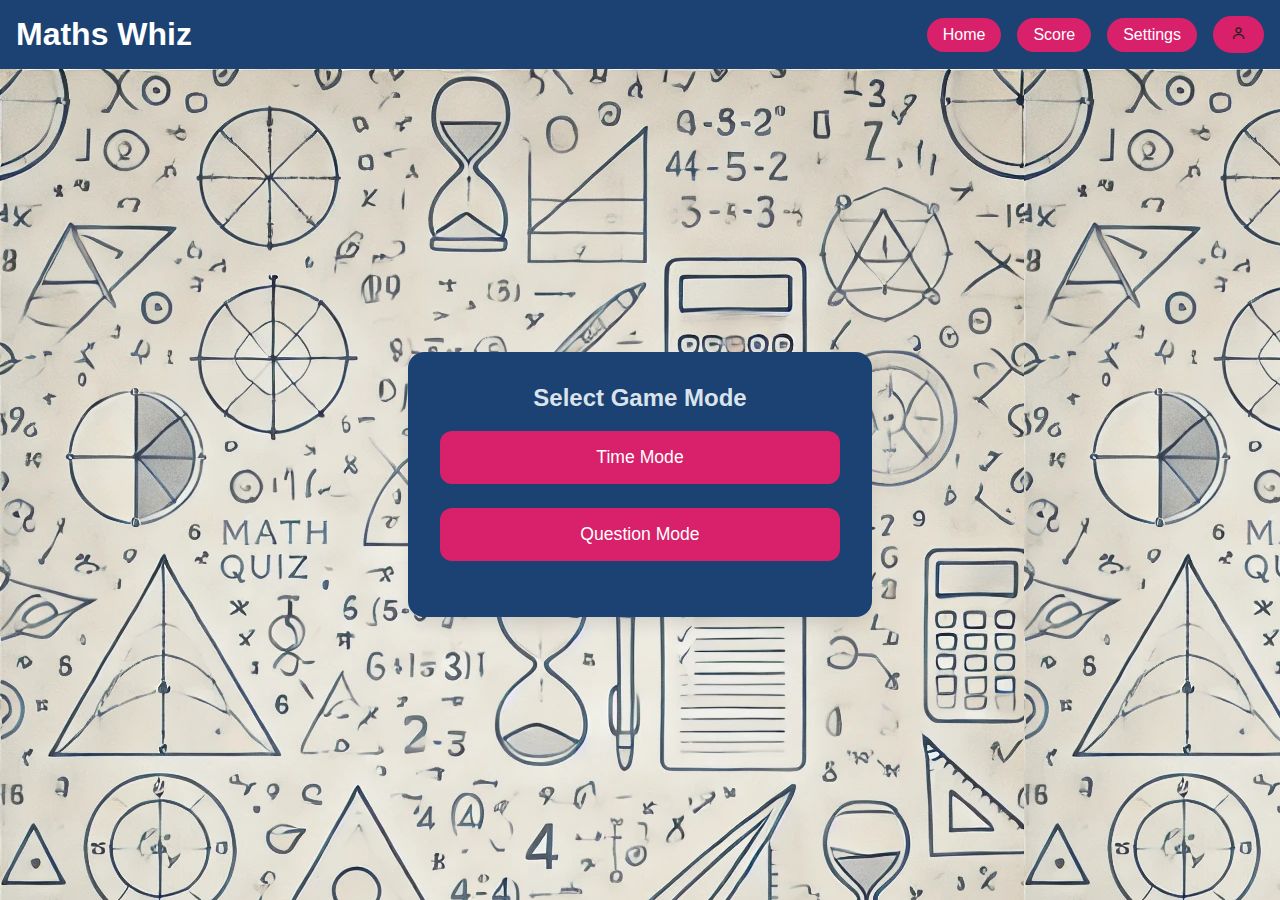
<file: index.html>
<!DOCTYPE html>
<html lang="en">

<head>
    <meta charset="UTF-8">
    <meta name="viewport" content="width=device-width, initial-scale=1.0">

    <title>Maths Whiz</title>


    <script src="https://code.jquery.com/jquery-3.7.1.min.js"
        integrity="sha256-/JqT3SQfawRcv/BIHPThkBvs0OEvtFFmqPF/lYI/Cxo=" crossorigin="anonymous"></script>
    <script type="text/javascript" src="confetti.browser.min.js"></script>
    <link href='https://unpkg.com/boxicons@2.1.4/css/boxicons.min.css' rel='stylesheet'>




    <link rel="stylesheet" href="mainCss.css">


    <style>
        .Qcard {
            background-color: rgb(146, 238, 250);
            padding: 30px;
            border-radius: 8px;
            box-shadow: 0px 4px 8px rgba(0, 0, 0, 0.1);
            text-align: center;
            width: 350px;
            margin-top: 5rem;
        }

        .question {
            font-size: 28px;
            margin-bottom: 20px;
        }

        .options {
            display: flex;
            flex-direction: column;
            gap: 10px;
        }

        .options button {
            padding: 10px;
            font-size: 18px;
            border: 1px solid #ccc;
            border-radius: 5px;
            background-color: #f5f5f5;
            cursor: pointer;
            display: flex;
            padding-left: 28px;
        }

        .options button:hover {
            background-color: #e0e0e0;
        }

        .next-button {
            margin-top: 20px;
            width: 100%;
            padding: 15px;
            font-size: 18px;
            color: white;
            background-color: #007bff;

          
            border: none;
            border-radius: 5px;
            cursor: pointer;
        }

        .next-button:hover {
            background-color: #0056b3;
        }

        /* Media query for mobile screens */
        @media (max-width: 640px) {
            header {
                flex-direction: column;
                text-align: center;
            }

            nav {
                margin-top: 1rem;
            }

            nav a {
                margin: 0.5rem;
            }

            .menu-icon {
                display: block;
                text-align: center;
                margin-top: 1rem;
            }

            .nav-active {
                display: flex;
            }

            .Qcard {

                width: 80%;
                margin: 1%;
            }


        }



        .card {
            background-color: var(--neutral-color);
            border-radius: 1rem;
            padding: 2rem;
            box-shadow: 0 10px 15px -3px rgba(0, 0, 0, 0.1);
            max-width: 400px;
            width: 100%;
            text-align: center;
        }

        h2 {
            text-align: center;
            color: #dae2ec;
            margin-top: 0;
        }

        .game-mode {
            margin-bottom: 1.5rem;
        }

        .game-mode button {
            display: block;
            width: 100%;
            padding: 1rem;
            border: none;
            border-radius: 0.75rem;
            background-color: var(--accent-color);
            color: white;
            font-size: 1.1rem;
            cursor: pointer;
            transition: background-color 0.3s, transform 0.3s;
        }

        .game-mode button:hover {
            background-color: #2563eb;
            transform: scale(1.05);
        }

        /* Style for the theme switch button */
        .theme-btn {
            margin-top: 1rem;
            padding: 0.75rem 1.5rem;
            background-color: var(--accent-color);
            border: none;
            color: white;
            border-radius: 0.75rem;
            cursor: pointer;
            transition: background-color 0.3s, transform 0.3s;
        }

        .theme-btn:hover {
            background-color: #2563eb;
            transform: scale(1.05);
        }

        .hidden {
            display: none;
        }

        /* result container styles */

        .score-container {
            text-align: center;
            background-color: var(--neutral-color);
            padding: 2rem;
            border-radius: 1rem;
            box-shadow: 0 10px 15px rgba(0, 0, 0, 0.1);
            max-width: 400px;
            width: 100%;
        }

        #resultSection h2 {
            font-size: 1.8rem;
            color: var(--primary-color);
            margin-bottom: 0.5rem;
        }

        #resultSection p {
            color: #e1e8f1;
            margin-bottom: 2rem;
            font-size: 1rem;
        }

        #resultSection .button-container {
            display: flex;
            gap: 1rem;
            justify-content: center;
        }

        #resultSection .button {
            background-color: var(--accent-color);
            color: var(--primary-color);
            border: none;
            padding: 0.75rem 1.5rem;
            border-radius: 0.5rem;
            font-size: 1rem;
            cursor: pointer;
            transition: background-color 0.3s, transform 0.1s;
        }

        #resultSection .button:hover {
            background-color: #f3f4f6;
            transform: scale(1.05);
            color: black;
        }

        @media (max-width: 640px) {

            h2 {
                font-size: 2rem;
            }

            .score-container {
                padding: 1.5rem;
            }

            .button-container {
                flex-direction: column;
                gap: 0.5rem;
            }

            .button {
                padding: 0.75rem 1rem;
                font-size: 1rem;
                width: 100%;
            }
        }

        .correct-icon-container {
            background-color: #05af38;
            border-radius: 9999px;
            margin-right: 0.25rem;
            padding: 0.25rem;
            font-size: 0px;

        }

        .wrong-icon-container {
            background-color: #ef4444;
            border-radius: 9999px;
            margin-right: 0.25rem;
            padding: 0.25rem;
            font-size: 0px;

        }

        .wrong-icon-parent-container {
            font-size: 0.875rem;
            color: #6b7280;
            margin-left: auto;

        }

        .correct-icon-parent-container {
            font-size: 0.875rem;
            color: #6b7280;
            margin-left: auto;
        }

        .text-white {
            color: white;
        }

        .disabled-wrong-answers {
            opacity: 0.5;
            color: #374151;
        }


        #user-selection-menu {
            position: absolute;
            right: 0;

            z-index: 10;
            margin-top: 0.5rem;
            width: 12rem;
            transform-origin: top right;
            border-radius: 0.375rem;
            background-color: white;
            padding-top: 0.25rem;
            padding-bottom: 0.25rem;
            box-shadow:
                0 10px 15px -3px rgba(0, 0, 0, 0.1),
                0 4px 6px -2px rgba(0, 0, 0, 0.05),
                0 0 0 1px rgba(0, 0, 0, 0.05);
            outline: none;
        }

        #user-selection-menu > a {
            display: block;
            padding-left: 1rem;
            padding-right: 1rem;
            padding-top: 0.5rem;
            padding-bottom: 0.5rem;
            font-size: 0.875rem;
            line-height: 1.25rem;
           margin-bottom: 4px;
           color: white;
        }
    </style>
</head>

<body>


    <header>
        <h1>Maths Whiz</h1>

        <nav class="nav-links">
            <a href="index.html">Home</a>
            <a href="score.html">Score</a>
            <a href="settings.html">Settings</a>
            <div>
                <button id="user-menu-button">
                    <i class='bx bx-user'></i>
                </button>

                <div id="user-selection-menu" class="hidden"
                   
                    role="menu" aria-orientation="vertical" aria-labelledby="user-menu-button" tabindex="-1">
                    <!-- Active: "bg-gray-100", Not Active: "" -->
                    <a href="#" role="menuitem" tabindex="-1"
                        id="user-menu-item-0">Your Profile</a>
                    <a href="#" role="menuitem" tabindex="-1"
                        id="user-menu-item-1">Settings</a>
                    <a href="#"  role="menuitem" tabindex="-1"
                        id="user-menu-item-2">Sign out</a>
                </div>
            </div>
        </nav>

    </header>



    <main>

        <div id="modeSelectionCard" class="card">
            <h2>Select Game Mode</h2>
            <div class="game-mode">
                <button id="timeModeBtn">Time Mode</button>
            </div>

            <div class="game-mode">
                <button id="questionModeBtn">Question Mode</button>
            </div>
        </div>

        <div id="timeModeOptions" class="card hidden">
            <h2>Select Time</h2>
            <div class="mode-options">
                <div class="game-mode">
                    <button class="time-option">20 sec</button>
                </div>

                <div class="game-mode">
                    <button class="time-option">30 sec</button>
                </div>
                <div class="game-mode">
                    <button class="time-option">60 sec</button>
                </div>
            </div>
        </div>


        <div id="questionModeOptions" class="card hidden">
            <h2>Number Of Questions</h2>
            <div class="mode-options">

                <div class="game-mode">
                    <button class="question-option">10<br>questions</button>
                </div>

                <div class="game-mode">
                    <button class="question-option">20<br>questions</button>
                </div>
                <div class="game-mode">
                    <button class="question-option">30<br>questions</button>
                </div>

            </div>
        </div>

        <div id="qiuzSection" class="hidden">

            <div class="Qcard " id="QCARD">
                <div class="question">3 + 3</div>
                <div class="options" id="options-container">

                </div>

            </div>

            <div id="next-btn-container">
                <button class="next-button " id="nextQuizBtn">Next</button>

            </div>
        </div>


        <div class="score-container hidden" id="resultSection">
            <h2 id="resultHeader">You scored 2</h2>
            <p id="resultMessage">Great job! You're a true expert. Keep up the good work.</p>
            <!-- add vector image -->
            <div class="button-container">
                <button class="button" id="retakeBtn">Retake Quiz</button>
                <button class="button" id="homeButton">Home</button>
            </div>
        </div>



    </main>

    <script>

        // Function to toggle between themes
    
            // Check if a theme is already set
            const currentTheme = localStorage.getItem('theme') || 'default';

            // Toggle between themes
            document.documentElement.setAttribute('data-theme', currentTheme);

       




        // Get buttons and divs for Time and Question modes
        const timeModeBtn = document.getElementById('timeModeBtn');
        const questionModeBtn = document.getElementById('questionModeBtn');
        const timeModeOptions = document.getElementById('timeModeOptions');
        const questionModeOptions = document.getElementById('questionModeOptions');
        const modeSelectionCard = document.getElementById('modeSelectionCard');
        const TimeOptionBtns = document.querySelectorAll(".time-option");
        const QuizOptionBtns = document.querySelectorAll(".question-option");

        const QCARD = document.getElementById('QCARD');



        [...TimeOptionBtns].map(timeOptionBtn => {


            timeOptionBtn.addEventListener('click', () => {
                QCARD.style.display = 'block'
                timeModeOptions.style.display = 'none'
            })

        });


    </script>

    <script src="index.js"></script>

    <audio id="failSoundClip" src="fail.mp3"></audio>
    <audio id="passSoundClip" src="pass.mp3"></audio>
    <audio id="tadaSoundClip" src="tada.mp3"></audio>
</body>

</html>
</file>
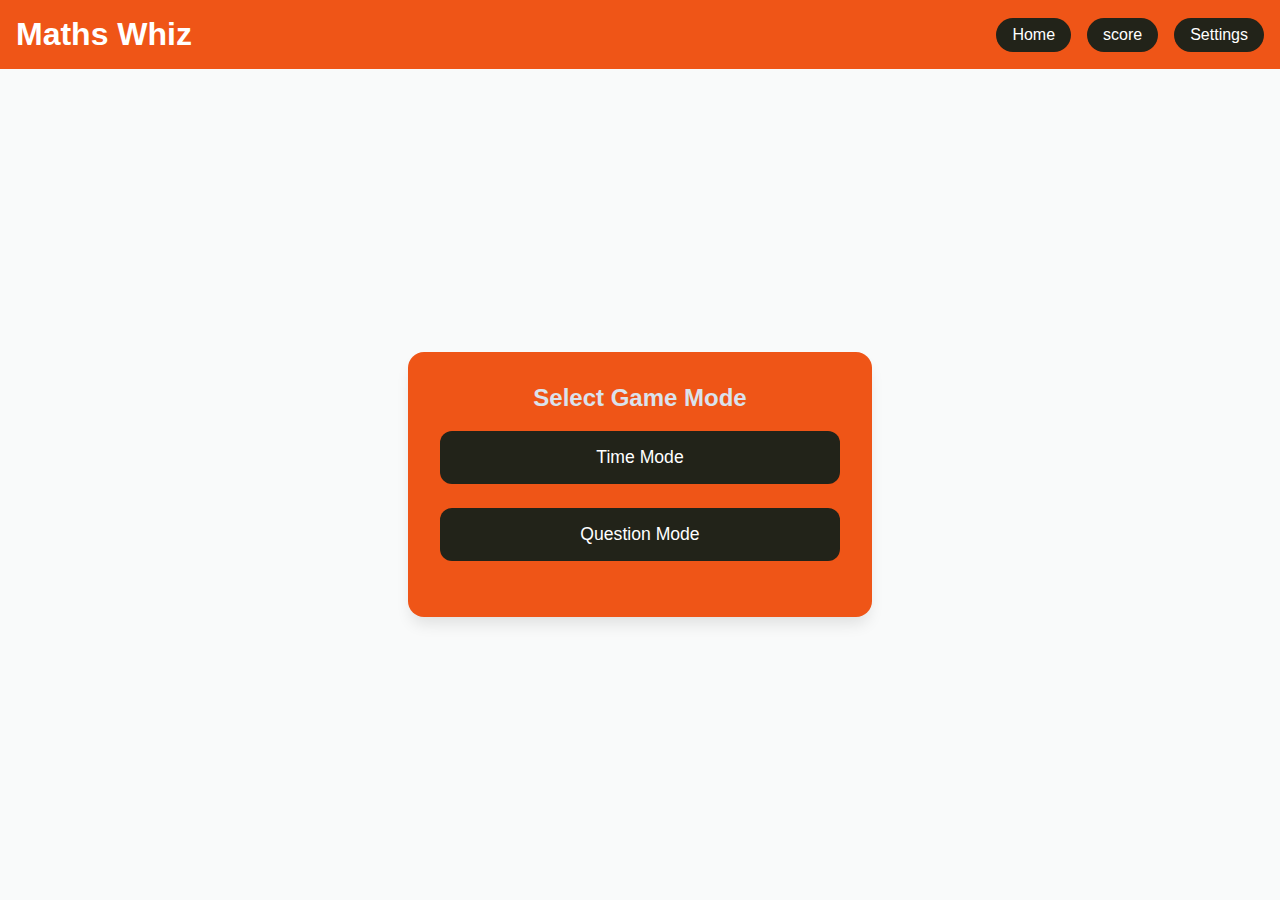
<file: home 1.html>
<!DOCTYPE html>
<html lang="en">
<head>
    <meta charset="UTF-8">
    <meta name="viewport" content="width=device-width, initial-scale=1.0">
    <title>Maths Whiz</title>

    <script>
        document.addEventListener('DOMContentLoaded', () => {
            const savedTheme = localStorage.getItem('theme');
            if (savedTheme === 'dark') {
                document.body.classList.add('dark-theme');
            } else if (savedTheme === 'light') {
                document.body.classList.add('light-theme');
            }
        });
    </script>



    <style>


        :root {
            /* Default Theme */
            --primary-color: #f9fafa;
            --neutral-color: #ef5517;
            --accent-color: #222319;
        }

        body.dark-theme {
            --primary-color: #1e1e1e;
            --neutral-color: #333333;
            --accent-color: #ff9505;
        }

        body.light-theme {
            --primary-color: #eef5f4;
            --neutral-color: #1b4272;
            --accent-color: #d9206a;
        }

        body {
            font-family: Arial, sans-serif;
            margin: 0;
            padding: 0;
            background-color: var(--primary-color);
            /* color: var(--neutral-color); */
            min-height: 100vh;
            display: flex;
            flex-direction: column;
        }

        header {
            background-color: var(--neutral-color);
            color: white;
            padding: 1rem;
            display: flex;
            justify-content: space-between;
            align-items: center;
        }

        h1 {
            margin: 0;
            font-size: 2rem;
        }

        nav {
            display: flex;
            align-items: center;
        }

        nav a {
            color: white;
            text-decoration: none;
            margin-left: 1rem;
            padding: 0.5rem 1rem;
            border-radius: 9999px;
            transition: background-color 0.3s;
            background-color: var(--accent-color);
        }

        nav a:hover {
            background-color: var(--accent-color);
            opacity: 0.8;
        }

        /* Hide the navigation menu by default for mobile */
        .menu-icon {
            display: none;
            font-size: 2rem;
            cursor: pointer;
        }

        .nav-links {
            display: flex;
        }


        .Qcard {
            background-color: rgb(146, 238, 250);
            padding: 30px;
            border-radius: 8px;
            box-shadow: 0px 4px 8px rgba(0, 0, 0, 0.1);
            text-align: center;
            width: 350px;
            margin-top: 5rem;
        }

        .question {
            font-size: 28px;
            margin-bottom: 20px;
        }

        .options {
            display: flex;
            flex-direction: column;
            gap: 10px;
        }

        .options button {
            padding: 10px;
            font-size: 18px;
            border: 1px solid #ccc;
            border-radius: 5px;
            background-color: #f5f5f5;
            cursor: pointer;
        }

        .options button:hover {
            background-color: #e0e0e0;
        }

        .next-button {
            margin-top: 20px;
            width: 100%;
            padding: 15px;
            font-size: 18px;
            color: white;
            background-color: #007bff; /* Blue button */
            border: none;
            border-radius: 5px;
            cursor: pointer;
        }

        .next-button:hover {
            background-color: #0056b3;
        }

        /* Media query for mobile screens */
        @media (max-width: 640px) {
            .nav-links {
                display: none;
                flex-direction: column;
                width: 100%;
            }

            nav a {
                margin: 0;
                padding: 1rem;
                text-align: center;
                width: 100%;
            }

            .menu-icon {
                display: block;
                text-align: center;
                margin-top: 1rem;
            }

            .nav-active {
                display: flex;
            }
        }

        main {
            flex-grow: 1;
            display: flex;
            justify-content: center;
            align-items: center;
            padding: 2rem;
        }

        .card {
            background-color: var(--neutral-color);
            border-radius: 1rem;
            padding: 2rem;
            box-shadow: 0 10px 15px -3px rgba(0, 0, 0, 0.1);
            max-width: 400px;
            width: 100%;
            text-align: center;
        }

        h2 {
            text-align: center;
            color: #dae2ec;
            margin-top: 0;
        }

        .game-mode {
            margin-bottom: 1.5rem;
        }

        .game-mode button {
            display: block;
            width: 100%;
            padding: 1rem;
            border: none;
            border-radius: 0.75rem;
            background-color: var(--accent-color);
            color: white;
            font-size: 1.1rem;
            cursor: pointer;
            transition: background-color 0.3s, transform 0.3s;
        }

        .game-mode button:hover {
            background-color: #2563eb;
            transform: scale(1.05);
        }

        /* Style for the theme switch button */
        .theme-btn {
            margin-top: 1rem;
            padding: 0.75rem 1.5rem;
            background-color: var(--accent-color);
            border: none;
            color: white;
            border-radius: 0.75rem;
            cursor: pointer;
            transition: background-color 0.3s, transform 0.3s;
        }

        .theme-btn:hover {
            background-color: #2563eb;
            transform: scale(1.05);
        }
    </style>
</head>

<body>
    <header>
        <h1>Maths Whiz</h1>
        <span class="menu-icon" onclick="toggleMenu()">&#9776;</span>
        <nav class="nav-links">
            <a href="home 1.html">Home</a>
            <a href="score.html">score</a>
            <a href="settings.html">Settings</a>
        </nav>
        <!-- <button class="theme-btn" onclick="toggleTheme()">Switch Theme</button> -->
    </header>

    <main>
        <div  id="modeSelectionCard" class="card" >
            <h2>Select Game Mode</h2>
            <div class="game-mode">
                <button id="timeModeBtn">Time Mode</button>
            </div>

            <div class="game-mode">
                <button id="questionModeBtn">Question Mode</button>
            </div>
        </div>

        <div id="timeModeOptions" class="card" >
            <h2>Select  Time</h2>
            <div class="mode-options">
                <div class="game-mode">
                    <button class="time-option">20 sec</button>
                </div>
                
                <div  class="game-mode">
                    <button class="time-option">30 sec</button>
                </div>
                <div  class="game-mode">
                    <button class="time-option">60 sec</button>
                </div>
            </div>
        </div>
        

        <div  id="questionModeOptions" class="card" >
            <h2>Number Of Questions</h2>
            <div class="mode-options">
               
                    <div class="game-mode">
                        <button class="question-option">10<br>questions</button>
                    </div>
                    
                    <div  class="game-mode">
                        <button class="question-option">20<br>questions</button>
                    </div>
                    <div  class="game-mode">
                        <button class="question-option">30<br>questions</button>
                    </div>
                
            </div>
        </div>

        <div class="Qcard" id="QCARD" style="display: none;">
            <div class="question">3 + 3</div>
            <div class="options">
                <button>6</button>
                <button>3</button>
                <button>9</button>
                <button>7</button>
            </div>
            <button class="next-button">Next</button>
        </div>

    </main>
    
    <script>
        // Toggle the mobile menu
        function toggleMenu() {
            var nav = document.querySelector('.nav-links');
            nav.classList.toggle('nav-active');
        }

        // Function to toggle between themes
        function toggleTheme() {
            // Check if a theme is already set
            const currentTheme = localStorage.getItem('theme') || 'default';

            // Toggle between themes
            if (currentTheme === 'default') {
                document.body.classList.add('dark-theme');
                document.body.classList.remove('light-theme');
                localStorage.setItem('theme', 'dark');
            } else if (currentTheme === 'dark') {
                document.body.classList.add('light-theme');
                document.body.classList.remove('dark-theme');
                localStorage.setItem('theme', 'light');
            } else {
                document.body.classList.remove('dark-theme', 'light-theme');
                localStorage.setItem('theme', 'default');
            }
        }

       


         // Get buttons and divs for Time and Question modes
        const timeModeBtn = document.getElementById('timeModeBtn');
        const questionModeBtn = document.getElementById('questionModeBtn');
        const timeModeOptions = document.getElementById('timeModeOptions');
        const questionModeOptions = document.getElementById('questionModeOptions');
        const modeSelectionCard =document.getElementById('modeSelectionCard');
        const  TimeOptionBtns= document.querySelectorAll(".time-option");
        const  QuizOptionBtns= document.querySelectorAll(".question-option");
        const QCARD =document.getElementById('QCARD');


        // Hide both option sections initially
        timeModeOptions.style.display = 'none';
        questionModeOptions.style.display = 'none';

        // Event listener for Time Mode button
        timeModeBtn.addEventListener('click', () => {
            timeModeOptions.style.display = 'block';  // Show time options
            questionModeOptions.style.display = 'none';  // Hide question options
            modeSelectionCard.style.display = 'none';
        });

        // Event listener for Question Mode button
        questionModeBtn.addEventListener('click', () => {
            questionModeOptions.style.display = 'block';  // Show question options
            timeModeOptions.style.display = 'none';  // Hide time options
            modeSelectionCard.style.display = 'none';
        });
        

        TimeOptionBtns.addEventListener('click', () => {
            QCARD.style.display ='block'
            timeModeOptions.style.display ='none'
        });

        QuizOptionBtns.addEventListener('click', () => {
            QCARD.style.display ='block'
            questionModeOptions.style.display ='none'

        });

    </script>
</body>
</html>
</file>
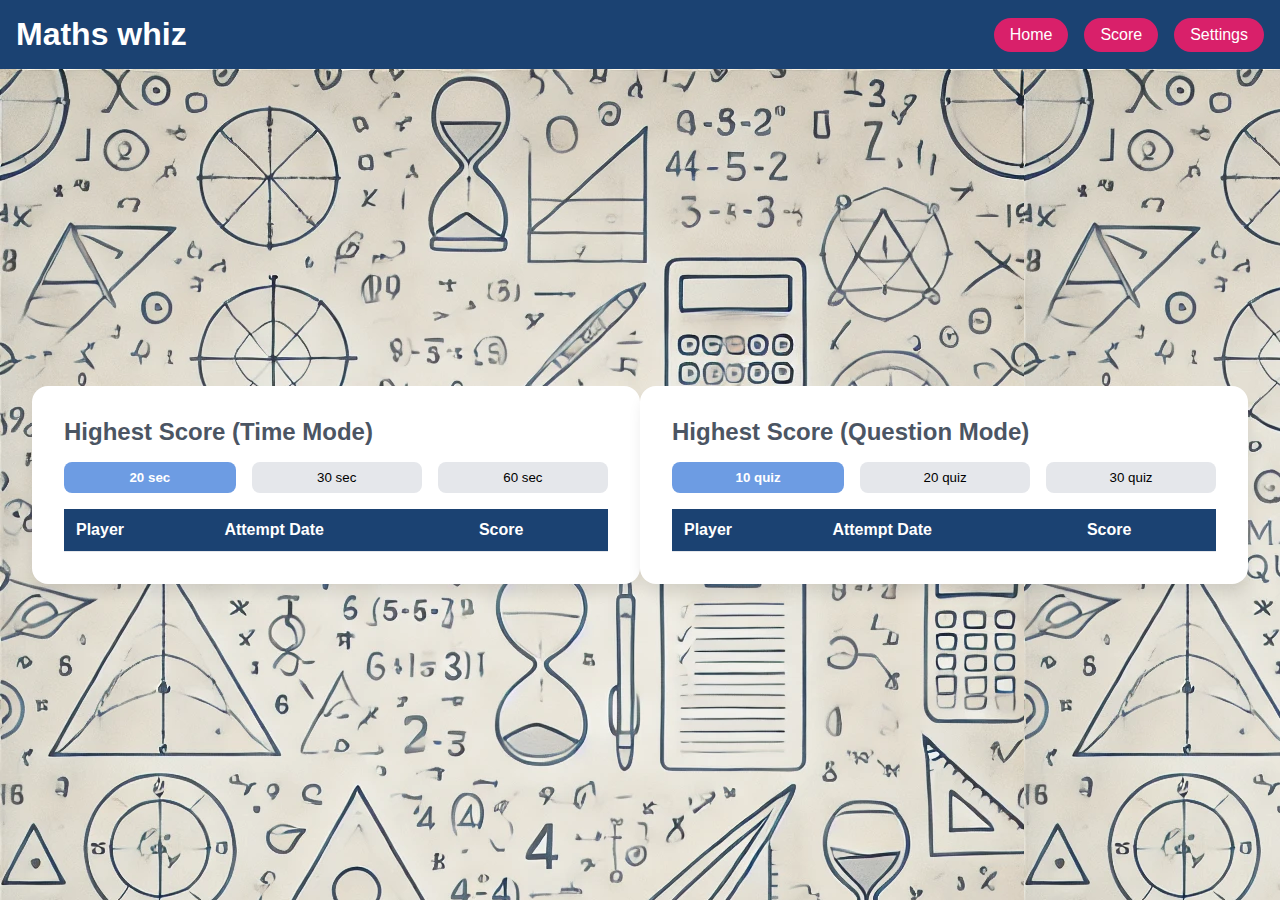
<file: score.html>
<!DOCTYPE html>
<html lang="en">

<head>
    <meta charset="UTF-8">
    <meta name="viewport" content="width=device-width, initial-scale=1.0">
    <title>Maths Whiz</title>
    <script src="https://code.jquery.com/jquery-3.7.1.min.js"
        integrity="sha256-/JqT3SQfawRcv/BIHPThkBvs0OEvtFFmqPF/lYI/Cxo=" crossorigin="anonymous"></script>

    <link rel="stylesheet" href="mainCss.css">
    <script>
         const currentTheme = localStorage.getItem('theme') || 'default';
        document.documentElement.setAttribute('data-theme', currentTheme);
    </script>
    <style>
      
        
        .card {
            background-color: white;
            border-radius: 1rem;
            padding: 2rem;
            box-shadow: 0 10px 15px -3px rgba(0, 0, 0, 0.1);
            max-width: 600px;
            margin: 0 auto;
        }

        main .card{
            width: 100%;
        }
        h2 {
            margin: 0 0 1rem 0;
            color: #4b5563;
        }

        .time-options {
            display: flex;
            gap: 1rem;
            margin-bottom: 1rem;
        }

        .time-option {
            background-color: #e5e7eb;
            border: none;
            padding: 0.5rem 1rem;
            border-radius: 0.5rem;
            cursor: pointer;
            transition: background-color 0.3s;
            flex-grow: 1;
            text-align: center;
        }

        .time-option:hover,
        .time-option.active {
            background-color: #6d9ce3;
            color: white;
            font-weight: bolder ;
        }

        table {
            width: 100%;
            border-collapse: collapse;
            margin-top: 1rem;
            overflow-x: auto;

        }

        th,
        td {
            text-align: left;
            padding: 0.75rem;
            border-bottom: 1px solid #e5e7eb;
        }

        th {
            background-color: var(--neutral-color);
            color: white;
            font-weight: bold;
        }

        tr:last-child td {
            border-bottom: none;
        }

        @media (max-width: 640px) {
            header {
                flex-direction: column;
                text-align: center;
            }

            nav {
                margin-top: 1rem;
            }

            nav a {
                margin: 0.5rem;
            }

            .time-options {
                flex-direction: column;
            }

            .time-option {
                margin-bottom: 0.5rem;
            }

            table {

                width: 100%;
                overflow-x: auto;
                white-space: nowrap;
                margin-top: 0.5rem;
            }

            main{
                display: flex;
                flex-direction: column;
                gap: 20px;
            }

            main .card{
                width: 80%;
            }
        }
    </style>
</head>

<body>
    <header>
        <h1>Maths whiz</h1>
        <nav>
            <a href="index.html">Home</a>
            <a href="score.html">Score</a>
            <a href="settings.html">Settings</a>
        </nav>
    </header>
    <main>
        <div class="card">
            <h2>Highest Score (Time Mode)</h2>
            <div class="time-options" id="time-sub-option">
                <button class="time-option active">20 sec</button>
                <button class="time-option">30 sec</button>
                <button class="time-option">60 sec</button>
            </div>
            <table id="timeOut-highest-score-table">
                <thead>
                    <tr>
                        <th>Player</th>
                        <th>Attempt Date</th>
                        <th>Score</th>
                    </tr>
                </thead>
                <tbody>
                 
                </tbody>
            </table>
        </div>

        <div class="card">
            <h2>Highest Score (Question Mode)</h2>
            <div class="time-options" id="question-sub-option" >
                <button class="time-option active">10 quiz</button>
                <button class="time-option">20 quiz</button>
                <button class="time-option">30 quiz</button>
            </div>

            <table id="quizMode-highest-score-table">
                <thead>
                    <tr>
                        <th>Player</th>
                        <th>Attempt Date</th>
                        <th>Score</th>
                    </tr>
                </thead>
                <tbody>
                    
                </tbody>
            </table>
        </div>
    </main>
    

    <script src="score.js"></script>
</body>

</html>
</file>
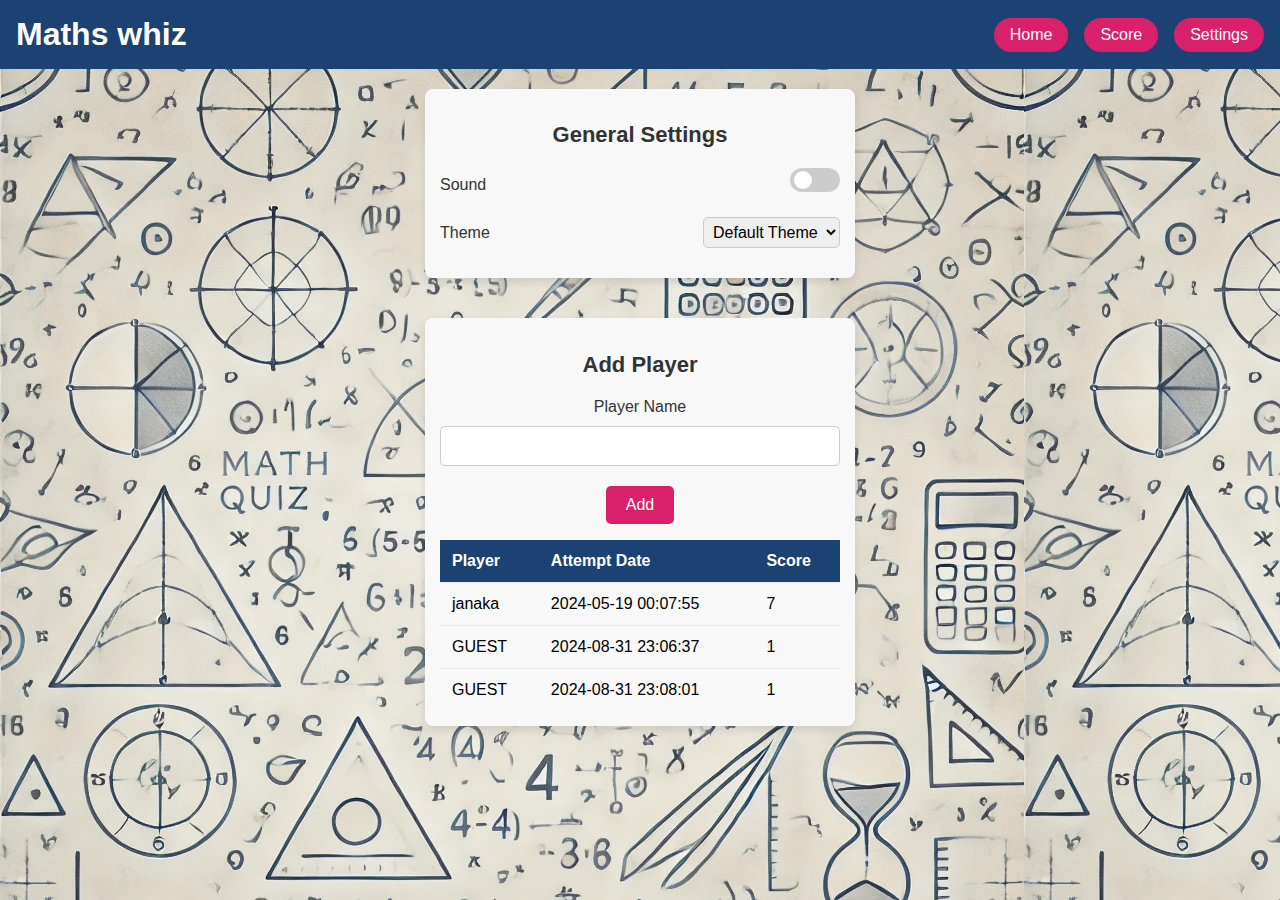
<file: settings.html>
<!DOCTYPE html>
<html lang="en">

<head>
    <meta charset="UTF-8">
    <meta name="viewport" content="width=device-width, initial-scale=1.0">
    <title>Maths Whiz</title>
    <link rel="stylesheet" href="mainCss.css">
    <script src="https://code.jquery.com/jquery-3.7.1.min.js"
        integrity="sha256-/JqT3SQfawRcv/BIHPThkBvs0OEvtFFmqPF/lYI/Cxo=" crossorigin="anonymous"></script>
    <script type="text/javascript" src="confetti.browser.min.js"></script>


    <style>
        .card {
            width: 90%;
            max-width: 400px;
            padding: 15px;
            background-color: #f8f8f8;
            border-radius: 8px;
            box-shadow: 0px 4px 8px rgba(0, 0, 0, 0.1);
            text-align: center;
            margin: 20px auto;
        }

        /* Title styling */
        .card h2 {
            margin-bottom: 20px;
            font-size: 22px;
            color: #333;
        }

        /* Container for each toggle */
        .settings-toggle {
            display: flex;
            align-items: center;
            justify-content: space-between;
            margin-bottom: 15px;
        }

        /* Toggle switch */
        .switch {
            position: relative;
            display: inline-block;
            width: 50px;
            height: 24px;

            /* width: 40px;
            height: 20px; */
        }

        /* Hide the default checkbox */
        .switch input {
            display: none;
        }

        /* The slider */
        .slider {
            position: absolute;
            cursor: pointer;
            top: 0;
            left: 0;
            right: 0;
            bottom: 0;
            background-color: #ccc;
            transition: 0.4s;
            border-radius: 34px;
        }

        /* Before the slider moves */
        .slider:before {
            position: absolute;
            content: "";
            height: 18px;
            width: 18px;
            left: 4px;
            bottom: 3px;
            background-color: white;
            transition: 0.4s;
            border-radius: 50%;
        }

        /* When the toggle is checked */
        input:checked+.slider {
            background-color: #4CAF50;
        }

        /* Move the slider to the right when checked */
        input:checked+.slider:before {
            transform: translateX(26px);
        }

        /* Span next to the toggle */
        .settings-toggle span {
            font-size: 16px;
            color: #333;
        }

        .card label {
            display: block;
            margin-bottom: 10px;
            font-size: 16px;
            color: #333;
        }

        /* Input field styling */
        .card input[type="text"] {
            width: 100%;
            padding: 10px;
            margin-bottom: 20px;
            font-size: 16px;
            border: 1px solid #ccc;
            border-radius: 5px;
            box-sizing: border-box;
        }

        /* Button styling */
        .card button {
            padding: 10px 20px;
            font-size: 16px;
            background-color: var(--accent-color);
            color: white;
            border: none;
            border-radius: 5px;
            cursor: pointer;
            transition: background-color 0.3s ease;
        }

        /* Button hover effect */
        .card button:hover {
            background-color: #45a049;
            /* Darker green on hover */
        }

        select {
            padding: 5px;
            font-size: 16px;
            border-radius: 5px;
            border: 1px solid #ccc;
            cursor: pointer;
        }

        table {
            width: 100%;
            border-collapse: collapse;
            margin-top: 1rem;
            overflow-x: auto;

        }

        th,
        td {
            text-align: left;
            padding: 0.75rem;
            border-bottom: 1px solid #e5e7eb;
        }

        th {
            background-color: var(--neutral-color);
            color: white;
            font-weight: bold;
        }

        tr:last-child td {
            border-bottom: none;
        }

        @media (max-width: 640px) {
            header {
                flex-direction: column;
                text-align: center;
            }

            nav {
                margin-top: 1rem;
            }

            nav a {
                margin: 0.5rem;
            }

            .time-options {
                flex-direction: column;
            }

            .time-option {
                margin-bottom: 0.5rem;
            }

            table {

                width: 100%;
                overflow-x: auto;
                white-space: nowrap;
                margin-top: 0.5rem;
            }

            .card {
                width: 80%;
                /* Full width on very small screens */
                padding: 10px;
            }

            .card h2 {
                font-size: 20px;
                /* Slightly smaller font */
            }

            .settings-toggle span {
                font-size: 13px;
            }

            .card input[type="text"] {
                font-size: 13px;
            }

            .card button {
                font-size: 13px;
            }



            th,
            td {
                font-size: 13px;
                /* Smaller font in table cells */
            }
        }
    </style>
</head>

<body style="background-image: url(img/bg1.webp);">
    <header>
        <h1>Maths whiz</h1>
        <nav>
            <a href="index.html">Home</a>
            <a href="score.html">Score</a>
            <a href="settings.html">Settings</a>
        </nav>
    </header>

        <div class="card">
            <h2>General Settings</h2>
            <div class="settings-toggle">
                <!-- Sound Toggle -->
                <span>Sound</span>
                <label class="switch">
                    <input type="checkbox" id="soundToggle">
                    <span class="slider"></span>
                </label>
    
            </div>
    
    
            <div class="settings-toggle">
                <span>Theme</span>
                <select id="themeDropdown">
                    <option value="light">Light Theme</option>
                    <option value="dark">Dark Theme</option>
                    <option value="default">Default Theme</option>
                </select>
            </div>
    
    
    
        </div>
    
        <div class="card">
            <h2>Add Player</h2>
            <label for="playerName">Player Name</label>
            <input type="text" id="playerName">
            <button id="add-player-btn">Add</button>
    
            <br>
    
            <table id="player-table">
                <thead>
                    <tr>
                        <th>Player</th>
                        <th>Attempt Date</th>
                        <th>Score</th>
                    </tr>
                </thead>
                <tbody>
                    <tr>
                        <td>janaka</td>
                        <td>2024-05-19 00:07:55</td>
                        <td>7</td>
                    </tr>
                    <tr>
                        <td>GUEST</td>
                        <td>2024-08-31 23:06:37</td>
                        <td>1</td>
                    </tr>
                    <tr>
                        <td>GUEST</td>
                        <td>2024-08-31 23:08:01</td>
                        <td>1</td>
                    </tr>
                </tbody>
            </table>
        </div>

   

    




   
    <script src="setting.js"></script>
</body>

</html>
</file>
<file: mainCss.css>
:root {
    /* Default Theme */
      --primary-color: #eef5f4; 
    --neutral-color: #1b4272;
    --accent-color: #d9206a; 

}

[data-theme="light"] {
    --primary-color: #f9fafa;
    --neutral-color: #ef5517;
    --accent-color: #222319;
}

[data-theme="dark"] {
    --primary-color: #1e1e1e;
    --neutral-color: #333333;
    --accent-color: #ff9505;
}

[data-theme="default"] {
    --primary-color: #eef5f4; 
    --neutral-color: #1b4272;
    --accent-color: #d9206a; 
}


body {
    font-family: Arial, sans-serif;
    margin: 0;
    padding: 0;
    background-color: var(--primary-color);
    min-height: 100vh;
    display: flex;
    flex-direction: column;
}

header {
    background-color: var(--neutral-color);
    color: white;
    padding: 1rem;
    display: flex;
    justify-content: space-between;
    align-items: center;
}

h1 {
    margin: 0;
    font-size: 2rem;
}

nav {
    display: flex;
    align-items: center;
}

nav a {
    color: white;
    text-decoration: none;
    margin-left: 1rem;
    padding: 0.5rem 1rem;
    border-radius: 9999px;
    transition: background-color 0.3s;
    background-color: var(--accent-color);
}

nav a:hover {
    background-color: var(--accent-color);
    opacity: 0.8;
}

/* Hide the navigation menu by default for mobile */
.menu-icon {
    display: none;
    font-size: 2rem;
    cursor: pointer;
}

.nav-links {
    display: flex;
}


main {
    flex-grow: 1;
    display: flex;
    justify-content: center;
    align-items: center;
    padding: 2rem;
    background-image: url(img/bg1.webp);
}

#user-menu-button{
    color: black;
    text-decoration: none;
    margin-left: 1rem;
    padding: 0.5rem 1rem;
    border-radius: 9999px;
    border: 2px solid var(--accent-color);
    transition: background-color 0.3s;
    background-color: var(--accent-color);
}


#user-menu-button i{ 
    font-size: 15px;
    color: #222319;
}
</file>
